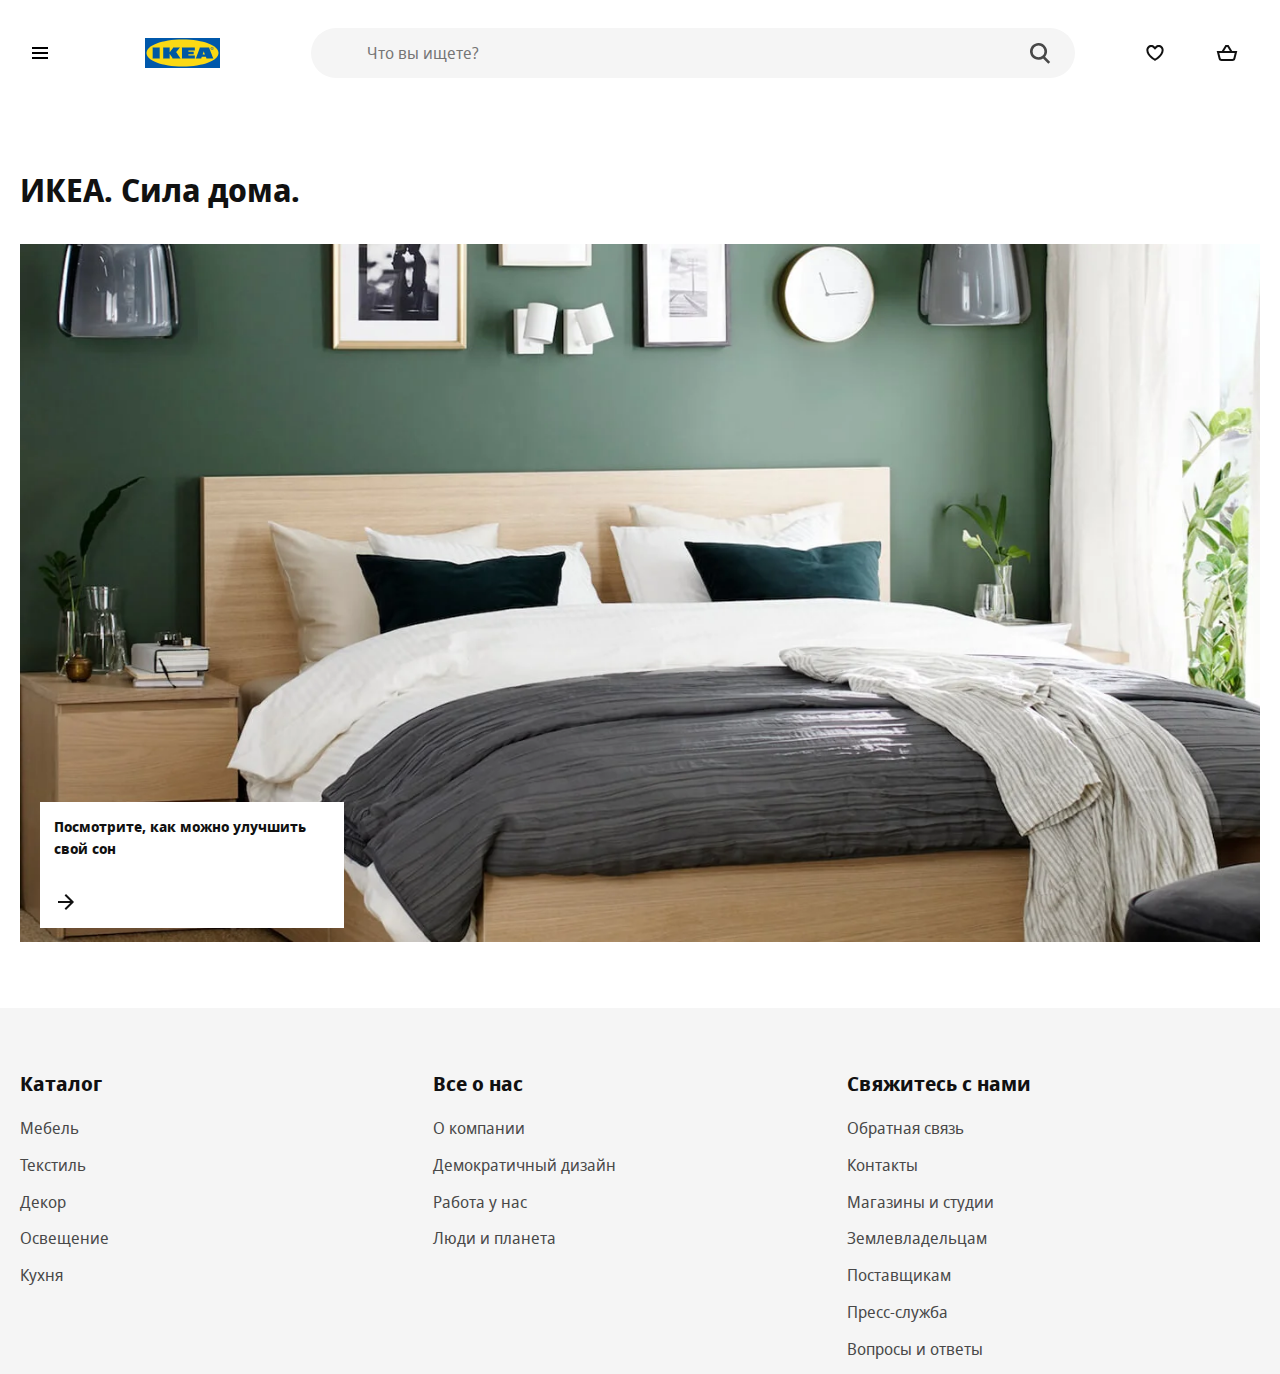
<file: index.html>
<!DOCTYPE html>
<html lang="ru">

<head>
    <meta charset="UTF-8">
    <meta name="viewport"
        content="width=device-width, user-scalable=no, initial-scale=1.0, maximum-scale=1.0, minimum-scale=1.0">
    <meta http-equiv="X-UA-Compatible" content="ie=edge">
    <link rel="apple-touch-icon" sizes="180x180" href="favicon/apple-touch-icon.png">
    <link rel="icon" type="image/png" sizes="32x32" href="favicon/favicon-32x32.png">
    <link rel="icon" type="image/png" sizes="16x16" href="favicon/favicon-16x16.png">
    <link rel="mask-icon" href="favicon/safari-pinned-tab.svg" color="#0058ab">
    <meta name="msapplication-TileColor" content="#0058ab">
    <meta name="theme-color" content="#0058ab">
    <title>ИКЕА - официальный интернет-магазин мебели - IKEA</title>
    <link rel="stylesheet" href="styles/styles.css">

    <script src="script/index.js" defer type="module"></script>
</head>

<body>
    <main>
        <div class="container">
            <h1 class="main-header">ИКЕА. Сила дома.</h1>
            <aside class="offer">
                <a href="card.html#idd059">
                    <picture>
                        <source srcset="image/bedroom_bg.webp" type="image/webp">
                        <img src="image/bedroom_bg.jpg" alt="СЛАТТУМ">
                    </picture>

                </a>
                <a class="offer-extra" href="goods.html?subcat=Кровати">
                    <p>Посмотрите, как можно улучшить свой сон</p>
                    <svg focusable="false" viewBox="0 0 24 24" class="offer-arrow" aria-hidden="true">
                        <path fill-rule="evenodd" clip-rule="evenodd"
                            d="M19.2937 12.7074L20.0008 12.0003L19.2938 11.2932L12.0008 3.99927L10.5865 5.41339L16.1727 11.0003H4V13.0003H16.1723L10.5855 18.5868L11.9996 20.0011L19.2937 12.7074Z">
                        </path>
                    </svg>
                </a>
            </aside>
        </div>
    </main>
    

</body>

</html>
</file>
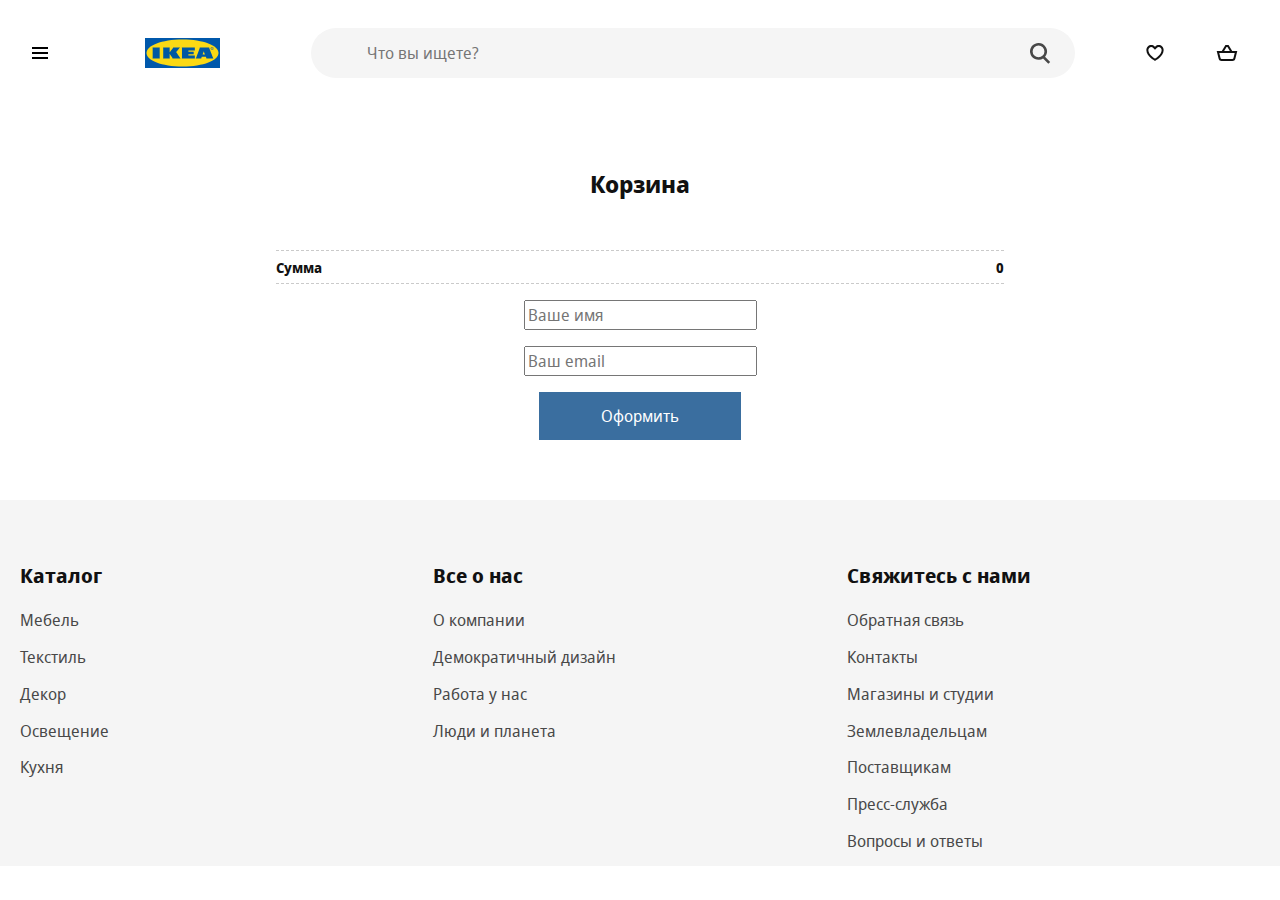
<file: cart.html>
<!DOCTYPE html>
<html lang="ru">

<head>
	<meta charset="UTF-8">
	<meta name="viewport"
		content="width=device-width, user-scalable=no, initial-scale=1.0, maximum-scale=1.0, minimum-scale=1.0">
	<meta http-equiv="X-UA-Compatible" content="ie=edge">
	<link rel="apple-touch-icon" sizes="180x180" href="favicon/apple-touch-icon.png">
	<link rel="icon" type="image/png" sizes="32x32" href="favicon/favicon-32x32.png">
	<link rel="icon" type="image/png" sizes="16x16" href="favicon/favicon-16x16.png">
	<link rel="mask-icon" href="favicon/safari-pinned-tab.svg" color="#0058ab">
	<meta name="msapplication-TileColor" content="#0058ab">
	<meta name="theme-color" content="#0058ab">
	<title>Корзина - IKEA</title>
	<link rel="stylesheet" href="styles/styles.css">

	<script src="script/index.js" defer type="module"></script>
</head>

<body>
	<main>
		<div class="container cart-wrapper">
			<h2 class="cart-header">Корзина</h2>
			<ul class="cart-list">
				
			</ul>
			<div class="cart-total">
				<span class="cart-total-label">Сумма</span>
				<span class="cart-total-price">297.-</span>
			</div>

			<form id="form" class="cart-form">
				<label>
					<input type="text" name="name" placeholder="Ваше имя" required>
				</label>
				<label>
					<input type="email" name="email" placeholder="Ваш email" required>
				</label>
				<button type="submit" class="cart-checkout">Оформить</button>
			</form>
		</div>
	</main>
</body>

</html>
</file>
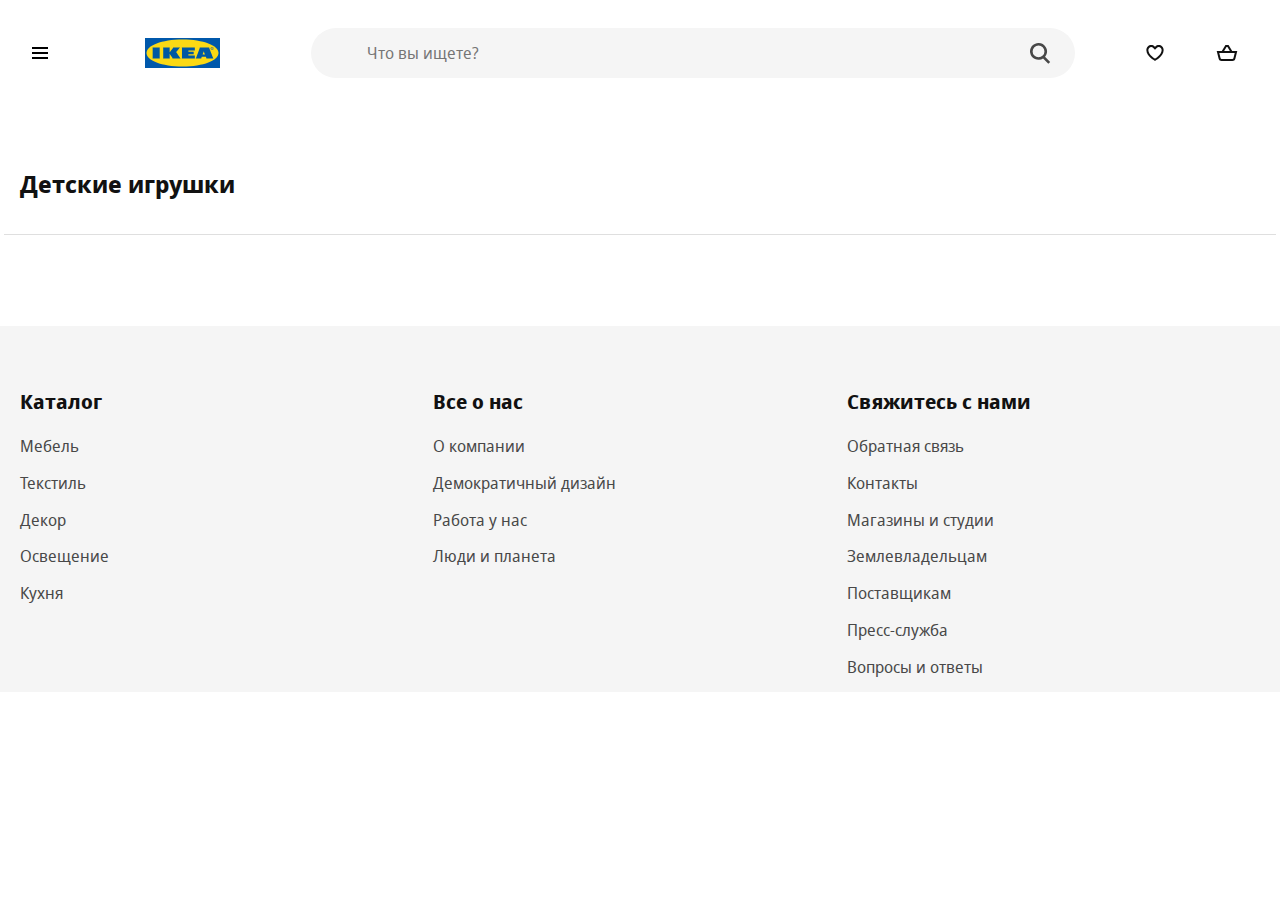
<file: goods.html>
<!DOCTYPE html>
<html lang="ru">

<head>
	<meta charset="UTF-8">
	<meta name="viewport"
		content="width=device-width, user-scalable=no, initial-scale=1.0, maximum-scale=1.0, minimum-scale=1.0">
	<meta http-equiv="X-UA-Compatible" content="ie=edge">
	<link rel="apple-touch-icon" sizes="180x180" href="favicon/apple-touch-icon.png">
	<link rel="icon" type="image/png" sizes="32x32" href="favicon/favicon-32x32.png">
	<link rel="icon" type="image/png" sizes="16x16" href="favicon/favicon-16x16.png">
	<link rel="mask-icon" href="favicon/safari-pinned-tab.svg" color="#0058ab">
	<meta name="msapplication-TileColor" content="#0058ab">
	<meta name="theme-color" content="#0058ab">
	<title>Детские игрушки - IKEA</title>
	<link rel="stylesheet" href="styles/styles.css">

	<script src="script/index.js" defer type="module"></script>
</head>

<body>
	<main>
		<div class="container">
			<h2 class="main-header">Детские игрушки</h2>
			<div class="goods wrapper">
				<ul class="goods-list"></ul>
			</div>
		</div>
	</main>
</body>

</html>
</file>
<file: styles/styles.css>
/*
* Prefixed by https://autoprefixer.github.io
* PostCSS: v7.0.29,
* Autoprefixer: v9.7.6
* Browsers: last 4 version
*/

@font-face {
	font-family: 'Noto Sans';
	src: local('Noto Sans Display Regular'), local('NotoSansDisplay-Regular'), url('../fonts/Notosansdisplayregular.woff2') format('woff2'), url('../fonts/Notosansdisplayregular.woff') format('woff');
	font-weight: 400;
	font-style: normal;
}

@font-face {
	font-family: 'Noto Sans';
	src: local('Noto Sans Display Italic'), local('NotoSansDisplay-Italic'), url('../fonts/Notosansdisplayitalic.woff2') format('woff2'), url('../fonts/Notosansdisplayitalic.woff') format('woff');
	font-weight: 400;
	font-style: italic;
}

@font-face {
	font-family: 'Noto Sans';
	src: local('Noto Sans Display Bold'), local('NotoSansDisplay-Bold'), url('../fonts/Notosansdisplaybold.woff2') format('woff2'), url('../fonts/Notosansdisplaybold.woff') format('woff');
	font-weight: 700;
	font-style: normal;
}

@font-face {
	font-family: 'Noto Sans';
	src: local('Noto Sans Display Bold Italic'), local('NotoSansDisplay-BoldItalic'), url('../fonts/Notosansdisplaybolditalic.woff2') format('woff2'), url('../fonts/Notosansdisplaybolditalic.woff') format('woff');
	font-weight: 700;
	font-style: italic;
}

html {
	-webkit-box-sizing: border-box;
	box-sizing: border-box;
}

*,
*::before,
*::after {
	-webkit-box-sizing: inherit;
	box-sizing: inherit;
}

body {
	min-width: 320px;
	margin: 0;
	background-color: #fff;
	font-family: Noto Sans, Arial, sans-serif;
	font-size: 16px;
	color: #111;
	line-height: 1.5;
	-webkit-font-smoothing: subpixel-antialiased;
}

button,
input {
	font: inherit;
}

button {
	cursor: pointer;
}

img {
	max-width: 100%;
	width: 100%;
	height: auto;
}

a {
	text-decoration: none;
	color: inherit;
}

ul {
	list-style: none;
	padding: 0;
	margin: 0;
}

h1,
h2,
h3,
p {
	padding: 0;
	margin: 0;
}

.container {
	max-width: 100rem;
	margin: 0 auto;
	padding: 0 1.25rem;
}

.visually-hidden {
	position: absolute !important;
	clip: rect(1px 1px 1px 1px);
	clip: rect(1px, 1px, 1px, 1px);
	padding: 0 !important;
	border: 0 !important;
	height: 1px !important;
	width: 1px !important;
	overflow: hidden;
}

.clearfix::after {
	content: "";
	display: table;
	clear: both;
}

header {
	margin-bottom: 3.75rem;
}

.header {
	display: -ms-grid;
	display: grid;
	grid-gap: 1.25rem;
	-ms-grid-columns: 2fr 1.25rem 2fr 1.25rem 16fr 1.25rem 1fr 1.25rem 1fr;
	grid-template-columns: 2fr 2fr 16fr 1fr 1fr;
	-webkit-box-align: center;
	-ms-flex-align: center;
	align-items: center;
	padding: 1.75rem 0;
}

footer {
	background-color: #f5f5f5;
	margin-top: 3.75rem;
	padding: 3.75rem 0 0 0;
}

.footer {
	display: -ms-grid;
	display: grid;
	-ms-grid-columns: 1fr 1fr 1fr;
	grid-template-columns: 1fr 1fr 1fr;
}

.main-header {
	margin-bottom: 1.875rem
}

.btn {
	background-color: transparent;
	outline: transparent;
	border-radius: 50%;
	width: 40px;
	height: 40px;
	display: -webkit-box;
	display: -ms-flexbox;
	display: flex;
	-webkit-box-align: center;
	-ms-flex-align: center;
	align-items: center;
	-webkit-box-pack: center;
	-ms-flex-pack: center;
	justify-content: center;
	border: 1px solid transparent;
}

.btn:hover {
	background-color: #f5f5f5;
	color: #111;
}

.svg-icon {
	fill: currentColor;
}

.logo {
	text-align: center;
	width: 75px;
	height: 30px;

}

.search {
	position: relative;
	-webkit-box-flex: 1;
	-ms-flex-positive: 1;
	flex-grow: 1;
	height: 50px;
	margin: 0 40px;
}

.search-input {
	-webkit-appearance: none;
	-moz-appearance: none;
	appearance: none;
	background-color: #f5f5f5;
	display: block;
	appearance: none;
	width: 100%;
	height: 100%;
	padding: .5rem 3.5rem;
	margin: 0 auto;
	line-height: 1.5;
	border: 0;
	border-radius: 50em;
	outline: 0;
	-webkit-box-shadow: none;
	box-shadow: none;
	-webkit-transition: background .2s;
	-o-transition: background .2s;
	transition: background .2s;
}

.search-btn {
	position: absolute;
	top: 0.9rem;
	right: 0.9rem;
	background-image: url("data:image/svg+xml;charset=utf-8,%3Csvg width='16' height='17' fill='%23484848' xmlns='http://www.w3.org/2000/svg'%3E%3Cpath fill-rule='evenodd' clip-rule='evenodd' d='M6.5 11a4.5 4.5 0 110-9 4.5 4.5 0 010 9zm4.968-.307a6.5 6.5 0 10-1.514 1.315l3.996 3.996 1.414-1.414-3.896-3.897z'/%3E%3C/svg%3E");
	background-repeat: no-repeat;
	background-size: contain;
	width: 2.5rem;
	height: 1.5rem;
	background-position: center;
}

.offer {
	position: relative;
}

.offer-extra {
	position: absolute;
	padding: .9rem;
	color: #111;
	left: 1.25rem;
	bottom: 1.25rem;
	display: -webkit-box;
	display: -ms-flexbox;
	display: flex;
	background: #fff;
	-webkit-box-orient: vertical;
	-webkit-box-direction: normal;
	-ms-flex-direction: column;
	flex-direction: column;
	-webkit-box-align: start;
	-ms-flex-align: start;
	align-items: flex-start;
	max-width: 19rem;
	min-width: 13rem;
	font-size: .9rem;
	line-height: 1.5;
	font-weight: bold;
	word-break: break-word;
}

.offer-arrow {
	display: inline-block;
	height: 1.5rem;
	width: 1.5rem;
	vertical-align: middle;
	fill: currentColor;
	margin-top: 1.875rem;
}

.footer-header {
	line-height: 2rem;
	font-size: 1.25rem;
	padding: 0 0 1rem 0;
}

.footer-list {
	margin-bottom: .8rem;
}

.footer-list>a {
	color: #484848;
}

.footer-list>a:hover {
	color: #111;
	text-decoration: underline;
}

.catalog {
	position: fixed;
	z-index: 999;
	top: 0;
	left: -100%;
	bottom: 0;
	background-color: #fff;
	overflow-y: auto;
	overflow-x: hidden;
	-webkit-transition: left 0.2s 0s;
	-o-transition: left 0.2s 0s;
	transition: left 0.2s 0s;
	width: 20rem;
	padding: 6rem 4rem 3rem;
}

.catalog.open {
	left: 0;
}

.catalog-btn {
	position: absolute;
	top: 3rem;
	left: 3rem;
}

.catalog-list__item,
.subcatalog-list__item {
	cursor: pointer;
	color: #111;
}

.catalog-list__item a,
.subcatalog-list__item a {
	text-decoration: underline;
	display: block;
}

.catalog-list__item a {
	padding: .5rem 1.5rem .5rem 0;
}

.subcatalog-list__item a {
	padding: .5rem 0;
}

.catalog-list__item:hover a,
.subcatalog-list__item:hover a {
	text-decoration: underline;
}

.catalog-list__item.active {
	background-repeat: no-repeat;
	background-position: right 0 center;
	background-image: url('data:image/svg+xml;utf8,<svg width="24" height="24" viewBox="0 0 24 24" fill="none" xmlns="http://www.w3.org/2000/svg"><path fill-rule="evenodd" clip-rule="evenodd" d="M15.5996 11.9999L9.81456 17.7857L8.40026 16.3716L12.7714 11.9999L8.40026 7.62823L9.81457 6.21411L15.5996 11.9999Z" fill="%23959595"/></svg>');
}

.subcatalog {
	position: fixed;
	z-index: 998;
	top: 0;
	left: -100%;
	bottom: 0;
	background-color: #fff;
	overflow-y: auto;
	overflow-x: hidden;
	-webkit-transition: left 0.6s 0s, right 0.6s 0s;
	-o-transition: left 0.6s 0s, right 0.6s 0s;
	transition: left 0.6s 0s, right 0.6s 0s;
	width: 25rem;
	padding: 6rem 4rem 3rem;
	border-left: 2px solid #ccc;
}

.subcatalog.subopen {
	left: 20rem;
}

.overlay {
	display: block;
	position: fixed;
	z-index: 899;
	top: 0;
	bottom: 0;
	right: 0;
	left: 0;
	background-color: black;
	-webkit-transition: all .6s ease;
	-o-transition: all .6s ease;
	transition: all .6s ease;
	opacity: 0;
	pointer-events: none;
}

.overlay.active {
	opacity: 0.25;
	pointer-events: all;
}

.wrapper {
	position: relative;
	margin-top: 4rem;
}

.wrapper:before {
	content: '';
	width: calc(100% + 2rem);
	display: block;
	position: absolute;
	top: -2rem;
	z-index: 99;
	margin: 0 -1rem;
	border-bottom: 1px solid #dfdfdf;
}

.good {
	display: -ms-grid;
	display: grid;
	-ms-grid-columns: minmax(0, 1fr) 1.25rem minmax(0, 1fr) 1.25rem minmax(0, 1fr) 1.25rem minmax(0, 1fr) 1.25rem minmax(0, 1fr) 1.25rem minmax(0, 1fr) 1.25rem minmax(0, 1fr) 1.25rem minmax(0, 1fr) 1.25rem minmax(0, 1fr) 1.25rem minmax(0, 1fr) 1.25rem minmax(0, 1fr) 1.25rem minmax(0, 1fr);
	grid-template-columns: repeat(12, minmax(0, 1fr));
	padding-top: 2rem;
}

.good-images {
	display: -webkit-box;
	display: -ms-flexbox;
	display: flex;
	-ms-flex-wrap: wrap;
	flex-wrap: wrap;
	-ms-grid-column: 1;
	grid-column-start: 1;
	-ms-grid-column-span: 8;
	grid-column-end: 9;
	-ms-flex-pack: distribute;
	justify-content: space-around;
}

.good-image__item {
	width: calc(50% - 1.25rem);
	margin-left: .625rem;
	margin-right: .625rem;
	min-height: 500px;
}

.good-item {
	-ms-grid-column: 9;
	grid-column-start: 9;
	-ms-grid-column-span: 4;
	grid-column-end: 13;
	padding: 0 2.5rem;
}

.good-item__section {
	margin-bottom: 2.5rem;
}

.good-item__new {
	display: none;
}

.good-item__empty {
	display: none;
}

.not-in-stock .good-item__empty {
	display: block;
}

.not-in-stock .btn-good {
	display: none;
}

.good-item__header {
	font-size: 1.375rem;
	line-height: 1.5;
	font-weight: 700;
	text-transform: uppercase;
	margin-bottom: .3rem;
}

.good-item__description {
	line-height: 1.5;
	letter-spacing: 0;
	font-weight: 400;
	color: #484848;
	font-size: .875rem;
}

.good-item__price {
	white-space: nowrap;
	text-align: right;
}

.good-item__section {
	display: -webkit-box;
	display: -ms-flexbox;
	display: flex;
	-webkit-box-pack: justify;
	-ms-flex-pack: justify;
	justify-content: space-between;
}

.good-item__price-value {
	line-height: 1.1875;
	font-size: 1.375rem;
}

.good-item__currency {
	line-height: .9;
	font-size: .6875rem;
	vertical-align: text-top;
}

.not-in-stock .good-item__price-value,
.not-in-stock .good-item__currency {
	display: none;
}

.good-item__buttons {
	display: -webkit-box;
	display: -ms-flexbox;
	display: flex;
	-webkit-box-align: center;
	-ms-flex-align: center;
	align-items: center;
	width: 100%;
}

.btn-good {
	margin-right: 1rem;
	-webkit-box-flex: 1;
	-ms-flex-positive: 1;
	flex-grow: 1;
	-ms-flex-negative: 1;
	flex-shrink: 1;
	position: relative;
	background: #0058a3;
	color: #fff;
	border-radius: 52px;
	padding: 0 2rem;
	display: -webkit-box;
	display: -ms-flexbox;
	display: flex;
	height: 3.5rem;
	-webkit-box-align: center;
	-ms-flex-align: center;
	align-items: center;
	width: 300px;
}

.btn-good-svg {
	margin-right: .5rem;
	vertical-align: top;
	-ms-flex-negative: 0;
	flex-shrink: 0;
	display: inline-block;
	height: 1.5rem;
	width: 1.5rem;
	fill: #fff;
}

.btn-good:hover {
	color: #0058a3;
}

.btn-good:hover .btn-good-svg {
	fill: #0058a3;
}

.btn-good__label {
	text-align: center;
	border: 0;
	font-weight: 700;
	font-size: .875rem;
	line-height: 1.42857;
}

.btn-add-wishlist {
	background: rgba(0, 0, 0, 0);
	color: #111;
	border-radius: 40px;
	padding: 0 .9375rem;
	border: 1px solid #dfdfdf;
	height: 3.5rem;
	width: 3.5rem;
}

.btn-add-wishlist__svg {
	height: 1.5rem;
	width: 1.5rem;
}

.btn-add-wishlist:hover .btn-add-wishlist__svg {
	fill: red;
}

.btn-add-wishlist.contains-wishlist .btn-add-wishlist__svg {
	fill: red;

}

.btn-add-wishlist:hover.contains-wishlist .btn-add-wishlist__svg {
	fill: black;
}

.goods-list {
	display: -ms-grid;
	display: grid;
	grid-gap: 1.25rem;
	grid-template-columns: repeat(4, 1fr);
}

.goods-list__item {
	margin-bottom: 2rem;
}

.goods-item {
	position: relative;
	display: -webkit-box;
	display: -ms-flexbox;
	display: flex;
	-webkit-box-orient: vertical;
	-webkit-box-direction: normal;
	-ms-flex-direction: column;
	flex-direction: column;
	-webkit-box-pack: justify;
	-ms-flex-pack: justify;
	justify-content: space-between;
	height: 100%;
}

.goods-item__img {
	height: 380px;
	display: table-cell;
	vertical-align: middle
}

.btn-add-card {
	position: absolute;
	opacity: 0;
	-webkit-transition: opacity 0.2s 0s;
	-o-transition: opacity 0.2s 0s;
	transition: opacity 0.2s 0s;
	right: 1rem;
	bottom: 0.5rem;
	background-color: rgb(0, 88, 163);
	border: 1px solid rgb(0, 88, 163);
	background-repeat: no-repeat;
	background-position: center;
	background-image: url("data:image/svg+xml;utf8,<svg width='24' height='24' xmlns='http://www.w3.org/2000/svg' viewBox='0 0 24 24'><path fill-rule='evenodd' clip-rule='evenodd' d='M10.4372 4H10.9993H12.0003H12.9996H13.5616L13.8538 4.48014L17.2112 9.99713H21H22.2806L21.9702 11.2396L21.5303 13H19.4688L19.7194 11.9971H4.28079L5.59143 17.2397C5.70272 17.6848 6.1027 17.9971 6.56157 17.9971H15V19.9971H6.56157C5.18496 19.9971 3.98502 19.0602 3.65114 17.7247L2.02987 11.2397L1.71924 9.99713H3.00002H6.78793L10.145 4.48017L10.4372 4ZM12.4375 6L14.87 9.99713H9.12911L11.5614 6H12.0003H12.4375ZM17.9961 16V14H19.9961V16H21.9961V18H19.9961V20H17.9961V18H15.9961V16H17.9961Z' fill='white' /></svg>");
}

.btn-add-card:hover {
	background-color: rgb(255, 255, 255);
	background-image: url("data:image/svg+xml;utf8,<svg width='24' height='24' xmlns='http://www.w3.org/2000/svg' viewBox='0 0 24 24'><path fill-rule='evenodd' clip-rule='evenodd' d='M10.4372 4H10.9993H12.0003H12.9996H13.5616L13.8538 4.48014L17.2112 9.99713H21H22.2806L21.9702 11.2396L21.5303 13H19.4688L19.7194 11.9971H4.28079L5.59143 17.2397C5.70272 17.6848 6.1027 17.9971 6.56157 17.9971H15V19.9971H6.56157C5.18496 19.9971 3.98502 19.0602 3.65114 17.7247L2.02987 11.2397L1.71924 9.99713H3.00002H6.78793L10.145 4.48017L10.4372 4ZM12.4375 6L14.87 9.99713H9.12911L11.5614 6H12.0003H12.4375ZM17.9961 16V14H19.9961V16H21.9961V18H19.9961V20H17.9961V18H15.9961V16H17.9961Z' fill='rgb(0, 88, 163)' /></svg>");
}

.goods-item:hover .btn-add-card {
	opacity: 1;
}

.goods-item__header {
	margin-top: auto;
	margin-bottom: 1rem;
}

.goods-item__new {
	line-height: 1.42857;
	color: #ca5008;
	font-weight: 700;
	font-size: 0.8rem;
}

.goods-item__link {
	display: block;
	height: 100%;
}

.goods-item__description {
	margin-bottom: 1rem;
	font-size: .875rem;
	line-height: 1.42857;
}

.goods-item__price {
	min-height: calc(40px + 0.5rem);
	padding-bottom: 0.5rem;
	font-weight: 700;
}

.goods-item__price-value {
	font-size: 1.375rem;
}

.goods-item__currency {
	line-height: .9;
	font-size: .6875rem;
	vertical-align: text-top;
}

.breadcrumb__list-item {
	display: inline;
}

.breadcrumb__list-item:after {
	content: "\0203A";
	display: inline;
	margin: 0 .3125rem;
	font-size: 1rem;
	line-height: 1.125;
}

.breadcrumb__list-item:last-child:after {
	content: "";
}

.breadcrumb__link {
	font-size: .75rem;
	line-height: 1.5;
	font-weight: 400;
	vertical-align: middle;
}

.breadcrumb__list-item:last-child .breadcrumb__link {
	color: #484848;
	pointer-events: none;
	cursor: auto;
}

.cart-wrapper {
	max-width: 768px;
}

.cart-header {
	text-align: center;
}

.product {
	display: -ms-grid;
	display: grid;
	-ms-grid-columns: 152px 4fr 6fr;
	grid-template-columns: 152px 4fr 6fr;
	-ms-grid-rows: auto;
	grid-template-rows: auto;
	font-size: .81rem;
	line-height: 1.385;
}

.product>*:nth-child(1) {
	-ms-grid-row: 1;
	-ms-grid-column: 1;
}

.product>*:nth-child(2) {
	-ms-grid-row: 1;
	-ms-grid-column: 2;
}

.product>*:nth-child(3) {
	-ms-grid-row: 1;
	-ms-grid-column: 3;
}

.product__image-container {
	-ms-grid-column: 1;
	grid-column: 1;
	-ms-grid-row: 1;
	-ms-grid-row-span: 2;
	grid-row: 1/3;
	padding-right: 1rem;
}

.product__description {
	-ms-grid-column: 2;
	grid-column: 2;
	-ms-grid-row: 1;
	grid-row: 1;
}

.product__name {
	font-size: 1.2rem;
	margin-bottom: .5rem;
	font-weight: 700;
	text-transform: uppercase;
	word-break: break-word;
}

.product__prices {
	-ms-grid-column: 3;
	grid-column: 3;
	-ms-grid-row: 1;
	grid-row: 1;
	text-align: right;
	padding-top: 0;
}

.product__controls {
	-ms-grid-column: 3;
	grid-column: 3;
	-ms-grid-row: 2;
	grid-row: 2;
	margin-top: .5rem;
	display: -webkit-box;
	display: -ms-flexbox;
	display: flex;
	-webkit-box-pack: end;
	-ms-flex-pack: end;
	justify-content: flex-end;
}

.btn-remove {
	color: #444;
	border-color: #666;
	border-radius: unset;
}

.product__total {
	font-weight: 700;
	font-size: 1.06rem;
	line-height: 1.2;
}

.product-controls__remove {
	width: 12.5%;
}

.product-controls__quantity {
	width: 25%;
	margin-left: .5rem;
}

.cart-header {
	margin-bottom: 3rem;
}

.cart-item {
	margin-bottom: 2rem;
}

.cart-total {
	display: -webkit-box;
	display: -ms-flexbox;
	display: flex;
	-webkit-box-pack: justify;
	-ms-flex-pack: justify;
	justify-content: space-between;
	padding: .35rem 0;
	font-weight: 700;
	font-size: 14px;
	text-align: initial;
	border: dashed #cacaca;
	border-width: 1px 0;
}

.cart-checkout {
	color: #ffffff;
	padding: 12px 62px;
	background-color: #3a6e9f;
	border: none;
	display: block;
	margin: 1rem auto;
}

.cart-form {
	margin: 1rem 0;
	text-align: center;
}

.cart-form label {
	display: block;
	margin: 1rem;
}

select {
	width: 100%;
	max-width: 352px;
	height: 40px;
	margin: 0;
	padding: 0 10px;
	border: 1px solid #666;
	border-radius: 2px;
	background: #fff url(../image/chevron-down-thin-24.1667eab2.svg) no-repeat right 8px center/1.5rem;
	-webkit-appearance: none;
	-moz-appearance: none;
	appearance: none;
	font-size: 1rem;
	line-height: 1.15;
	font-family: inherit;
	text-transform: none;
}

@media (max-width: 1200px) {
	.goods-list {
		grid-template-columns: repeat(3, 1fr);
	}

	.good {
		display: -ms-grid;
		display: grid;
		padding-top: 2rem;
		grid-template-columns: none;
	}

	.good-item {
		padding: 0 2.5rem;
		grid-column-start: none;
		grid-column-end: none;
	}

	.good-images {
		display: -webkit-box;
		display: -ms-flexbox;
		display: flex;
		-ms-flex-wrap: wrap;
		flex-wrap: wrap;
		-ms-flex-pack: distribute;
		justify-content: space-around;
		grid-column-start: none;
		grid-column-end: none;
	}

	.good-image__item {
		width: calc(50% - 1.25rem);
		margin-left: .625rem;
		margin-right: .625rem;
		margin-bottom: 3rem;

		min-height: 0;
	}

	.good-item__buttons {
		display: -webkit-box;
		display: -ms-flexbox;
		display: flex;
		-webkit-box-pack: justify;
		-ms-flex-pack: justify;
		justify-content: start;
		-webkit-box-align: center;
		-ms-flex-align: center;
		align-items: center;
		width: 100%;
	}

	.btn-good {
		-webkit-box-flex: 1;
		-ms-flex-positive: 1;
		flex-grow: 1;
		-ms-flex-negative: 1;
		flex-shrink: 1;
		position: relative;
		background: #0058a3;
		color: #fff;
		border-radius: 52px;
		padding: 0 2rem;
		display: -webkit-box;
		display: -ms-flexbox;
		display: flex;
		height: 3.5rem;
		-webkit-box-align: center;
		-ms-flex-align: center;
		align-items: center;
		margin-right: 1rem;
		width: 100%;
		max-width: 300px;
	}

	.btn-add-wishlist {
		background: rgba(0, 0, 0, 0);
		color: #111;
		border-radius: 40px;
		padding: 0 .9375rem;
		border: 1px solid #dfdfdf;
		height: 3.5rem;
		width: 100%;
		max-width: 3.5rem;
	}
}

@media (max-width: 768px) {
	.goods-list {
		grid-template-columns: repeat(2, 1fr);
	}

	.header {
		-ms-grid-columns: 1fr 1.25rem 2fr 1.25rem 1fr 1.25rem 1fr;
		grid-template-columns: 1fr 2fr 1fr 1fr;
		-ms-grid-rows: auto 1.25rem auto 1.25rem auto;
		grid-template-areas: "burger logo wishlist cart""main main . sidebar""footer footer footer footer";
	}

	header {
		margin-bottom: 0;
	}

	.btn-burger {
		grid-area: burger;
	}

	.logo {
		grid-area: logo;
	}

	.btn-wishlist {
		grid-area: wishlist;
	}

	.btn-cart {
		grid-area: cart;
	}

	.search {
		grid-area: search;
		-ms-grid-row: 2;
		grid-row: 2;
		-ms-grid-column-span: 5;
		grid-column-end: 6;
		-ms-grid-column: 1;
		grid-column-start: 1;
		margin: 0;
	}

	.footer {
		-ms-grid-rows: auto;
		grid-template-rows: auto;
		-webkit-box-pack: center;
		-ms-flex-pack: center;
		justify-content: center;
		grid-template-areas: "catalog""about""connection";
		-ms-grid-columns: 300px;
		grid-template-columns: 300px
	}

	.footer-catalog {
		grid-area: catalog;
		margin-bottom: 50px;
	}

	.footer-about {
		grid-area: about;
		margin-bottom: 50px;
	}

	.footer-connection {
		grid-area: connection;
		margin-bottom: 50px;
	}

	.catalog {
		width: 50%;
	}

	.subcatalog {
		width: 50%;
		left: auto;
		right: -100%;
	}

	.subcatalog.subopen {
		right: 0;
		left: auto;
	}
}

@media (max-width: 768px) {

	.footer-catalog {
		-ms-grid-row: 1;
		-ms-grid-column: 1
	}

	.footer-about {
		-ms-grid-row: 2;
		-ms-grid-column: 1
	}

	.footer-connection {
		-ms-grid-row: 3;
		-ms-grid-column: 1
	}
}

@media (max-width: 768px) {

	.btn-burger {
		-ms-grid-row: 1;
		-ms-grid-column: 1;
	}

	.logo {
		-ms-grid-row: 1;
		-ms-grid-column: 3;
	}

	.btn-wishlist {
		-ms-grid-row: 1;
		-ms-grid-column: 5;
	}

	.btn-cart {
		-ms-grid-row: 1;
		-ms-grid-column: 7;
	}

	.good-item__section {
		display: -webkit-box;
		display: -ms-flexbox;
		display: flex;
		flex-direction: column;
		justify-content: none;
	}

	.good-item__price {
		white-space: nowrap;
		text-align: left;
	}

}

@media (max-width: 576px) {
	.goods-list {
		-ms-grid-columns: 1fr;
		grid-template-columns: 1fr;
	}

	.catalog {
		width: 100%;
	}

	.subcatalog {
		z-index: 999;
		width: 100%;
	}

	.subcatalog.subopen {
		right: 0;
	}

	.offer-extra {
		max-width: 15rem;
	}

	.good-item {
		padding: 0 1rem;
	}

	.good-item__buttons {
		display: -webkit-box;
		display: -ms-flexbox;
		display: flex;
		flex-direction: column;
		-webkit-box-align: center;
		-ms-flex-align: center;
		align-items: center;
		width: 100%;
	}

	.btn-good {
		-webkit-box-flex: 1;
		-ms-flex-positive: 1;
		flex-grow: 1;
		-ms-flex-negative: 1;
		flex-shrink: 1;
		position: relative;
		background: #0058a3;
		color: #fff;
		border-radius: 52px;
		padding: 0 2rem;
		display: -webkit-box;
		display: -ms-flexbox;
		display: flex;
		height: 3.5rem;
		-webkit-box-align: center;
		-ms-flex-align: center;
		align-items: center;
		margin-right: 0;
		width: 100%;
		max-width: 300px;
	}

	.btn-add-wishlist {
		background: rgba(0, 0, 0, 0);
		color: #111;
		border-radius: 40px;
		padding: 0 .9375rem;
		border: 1px solid #dfdfdf;
		height: 3.5rem;
		width: 100%;
		margin: 0 auto;
		margin-top: 1rem;
		max-width: 300px;
	}
}

@media (max-width: 360px) {
	.good-item {
		padding: 0;
	}
}
</file>
